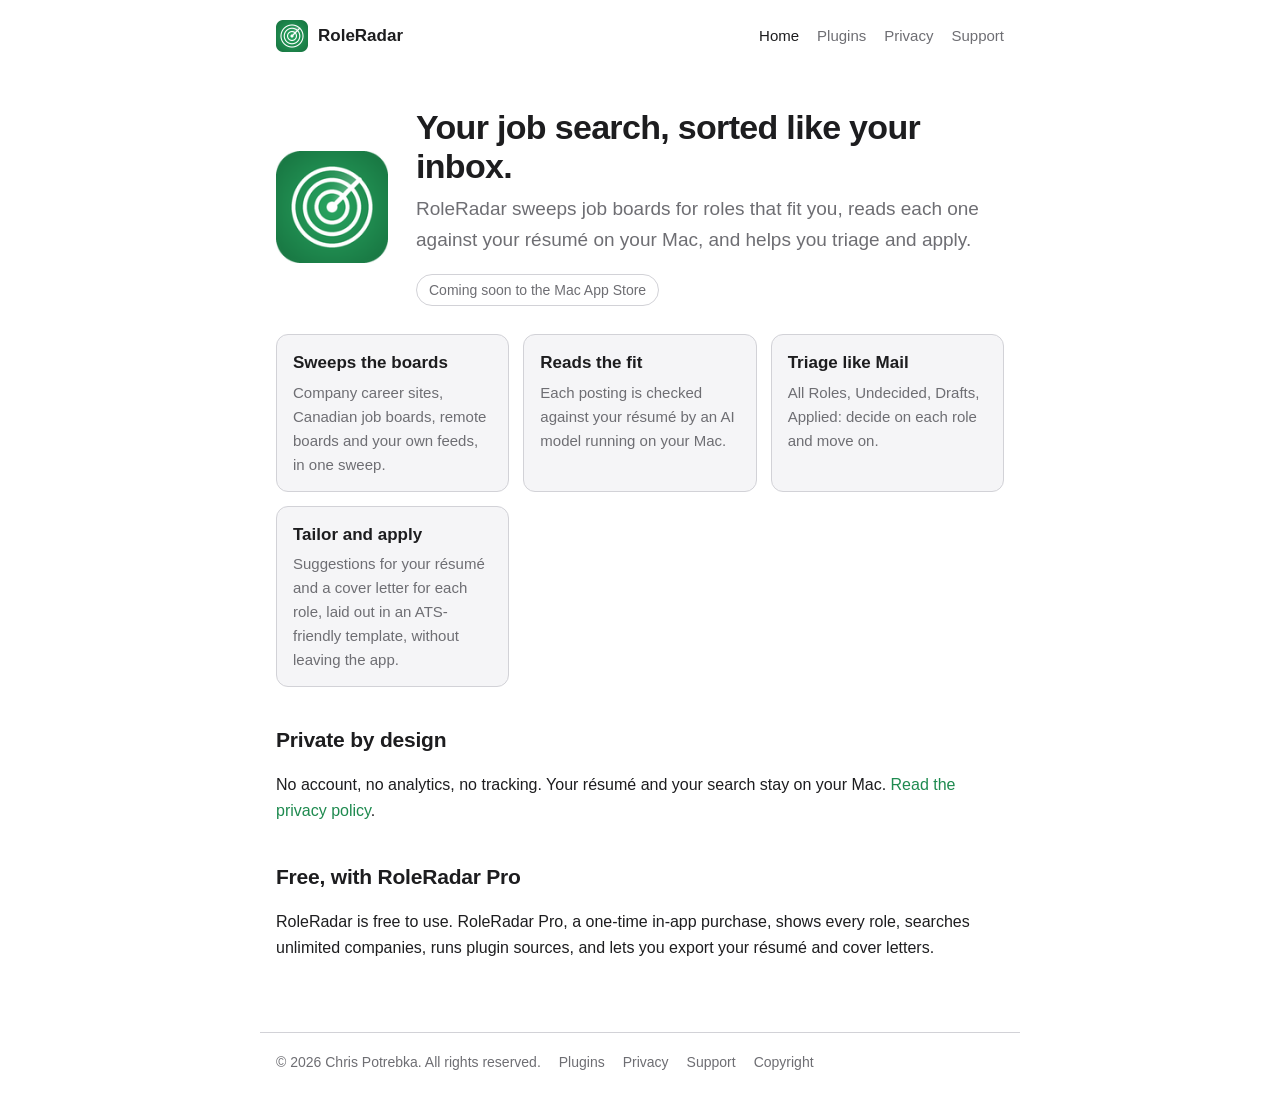
<file: index.html>
<!doctype html>
<html lang="en">
<head>
<meta charset="utf-8">
<meta name="viewport" content="width=device-width, initial-scale=1">
<title>RoleRadar · Job search for your Mac</title>
<meta name="description" content="RoleRadar sweeps job boards for roles that fit you, ranks them against your résumé on your Mac, and helps you triage and apply.">
<link rel="icon" href="icon.png">
<link rel="stylesheet" href="style.css">
</head>
<body>
<header class="site">
  <a class="brand" href="./"><img src="icon.png" alt="">RoleRadar</a>
  <nav><a href="./" aria-current="page">Home</a><a href="plugins.html">Plugins</a><a href="privacy.html">Privacy</a><a href="support.html">Support</a></nav>
</header>
<main>
<section class="hero">
  <img src="icon.png" alt="RoleRadar icon">
  <div>
    <h1>Your job search, sorted like your inbox.</h1>
    <p class="lede">RoleRadar sweeps job boards for roles that fit you, reads each one against your résumé on your Mac, and helps you
    triage and apply.</p>
    <span class="badge">Coming soon to the Mac App Store</span>
  </div>
</section>

<div class="features">
  <div><h3>Sweeps the boards</h3><p>Company career sites, Canadian job boards, remote boards and your own feeds, in one sweep.</p></div>
  <div><h3>Reads the fit</h3><p>Each posting is checked against your résumé by an AI model running on your Mac.</p></div>
  <div><h3>Triage like Mail</h3><p>All Roles, Undecided, Drafts, Applied: decide on each role and move on.</p></div>
  <div><h3>Tailor and apply</h3><p>Suggestions for your résumé and a cover letter for each role, laid out in an ATS-friendly template, without leaving the app.</p></div>
</div>

<h2>Private by design</h2>
<p>No account, no analytics, no tracking. Your résumé and your search stay on your Mac. <a href="privacy.html">Read the privacy policy</a>.</p>

<h2>Free, with RoleRadar Pro</h2>
<p>RoleRadar is free to use. RoleRadar Pro, a one-time in-app purchase, shows every role, searches unlimited companies, runs plugin
sources, and lets you export your résumé and cover letters.</p>
</main>
<footer class="site">
  <span>© 2026 Chris Potrebka. All rights reserved.</span><a href="plugins.html">Plugins</a><a href="privacy.html">Privacy</a><a href="support.html">Support</a><a href="copyright.html">Copyright</a>
</footer>
</body>
</html>
</file>
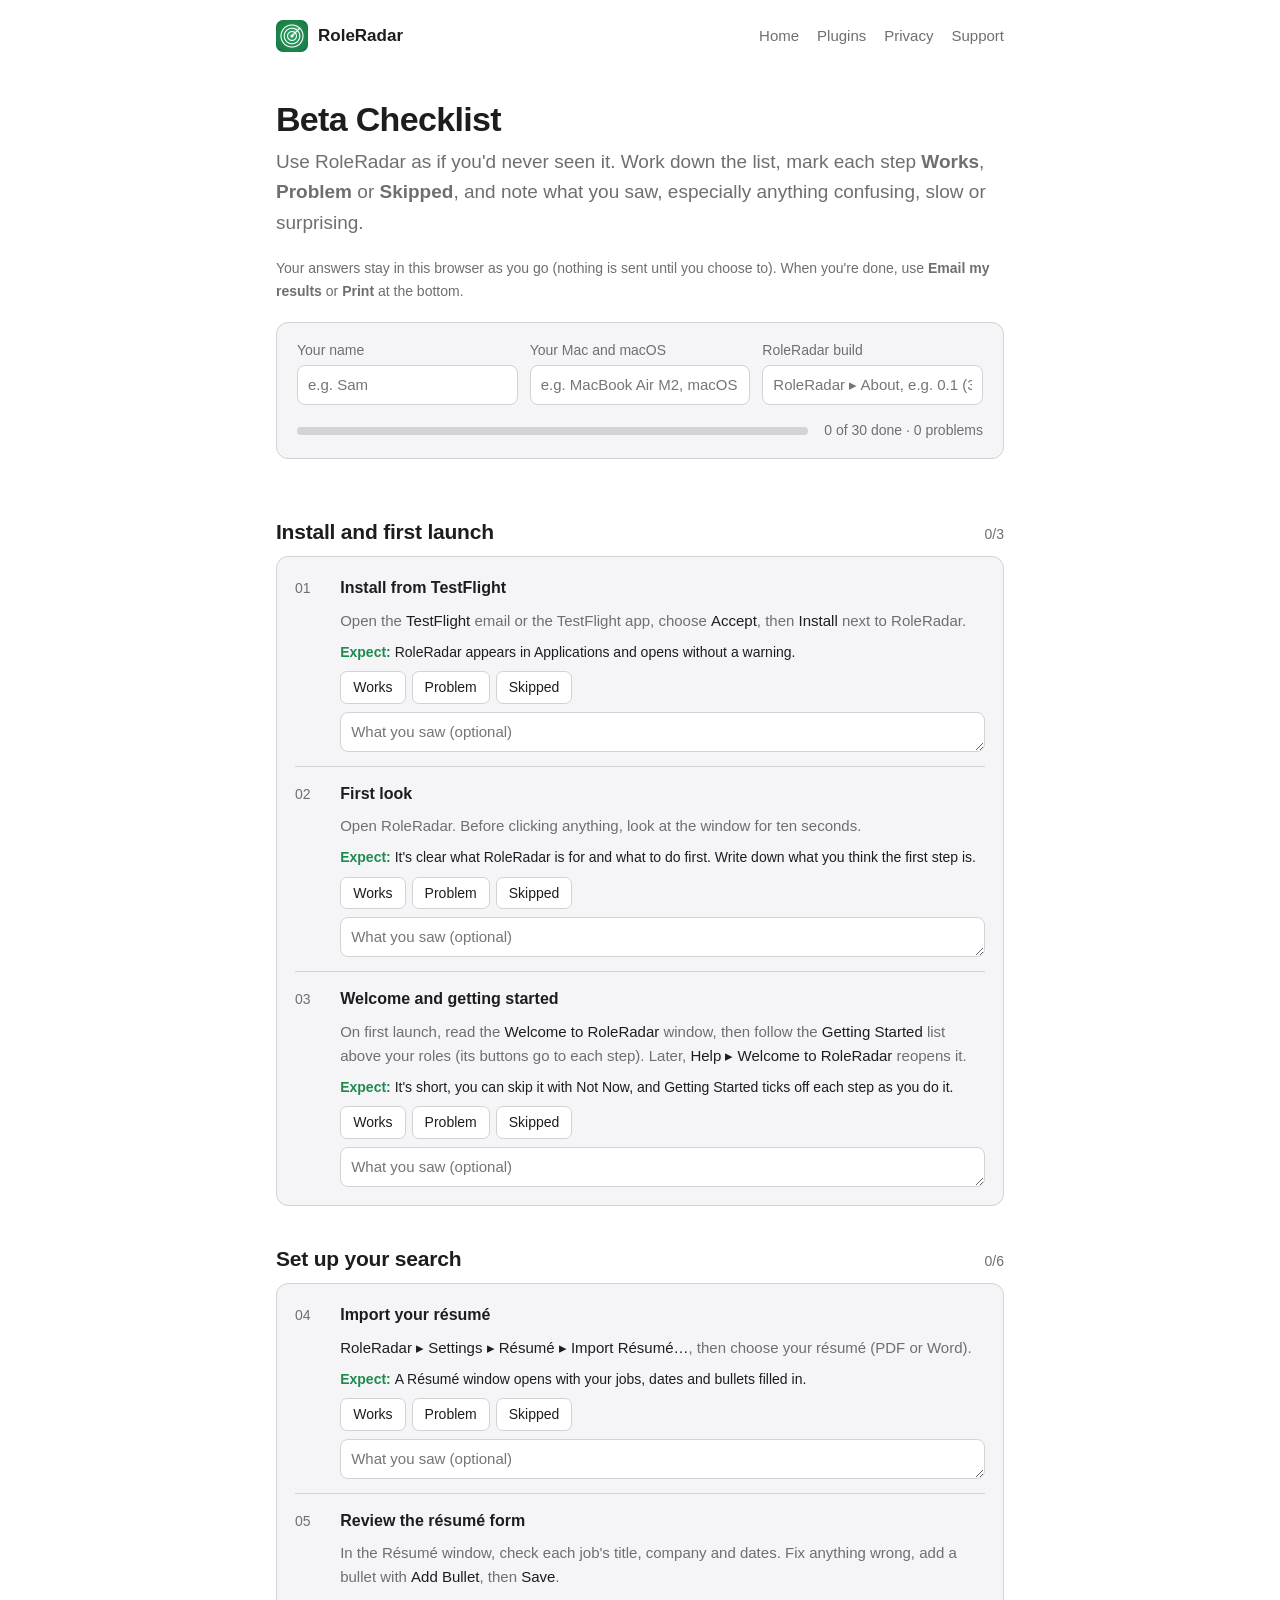
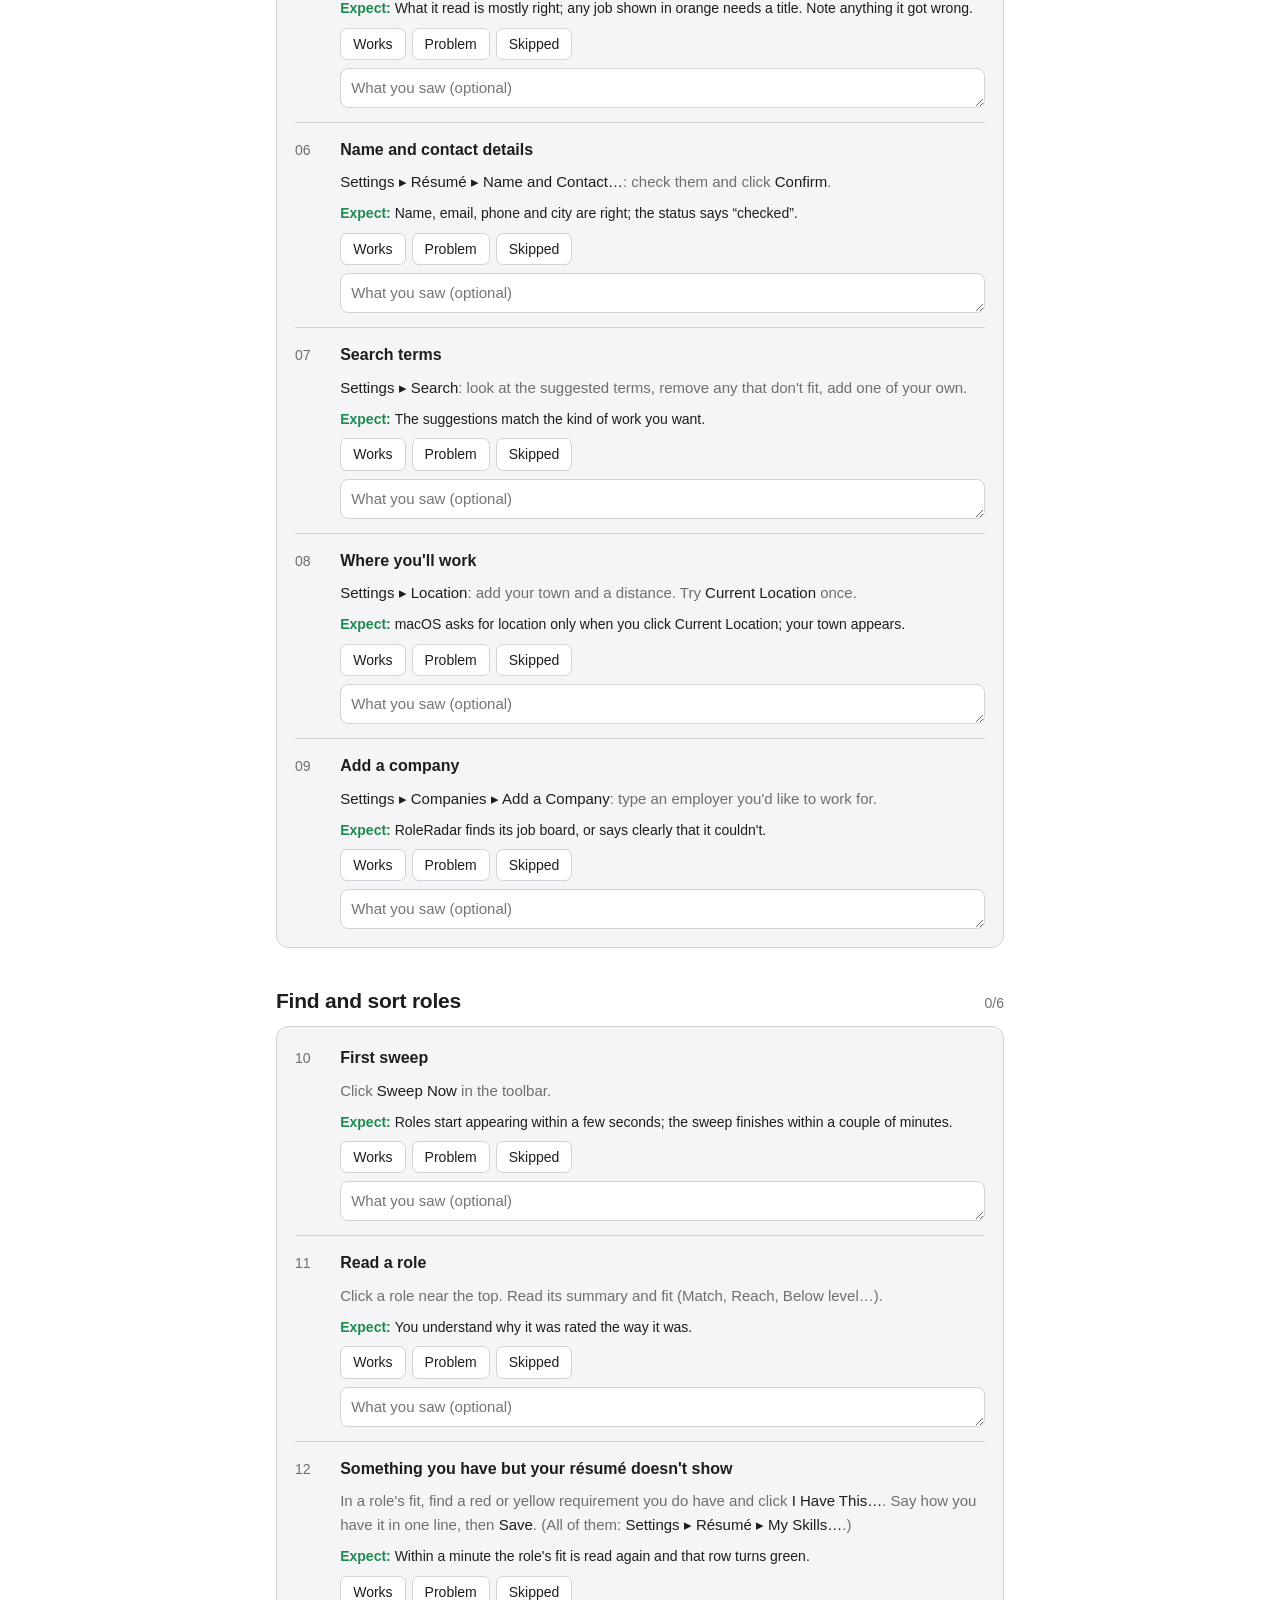
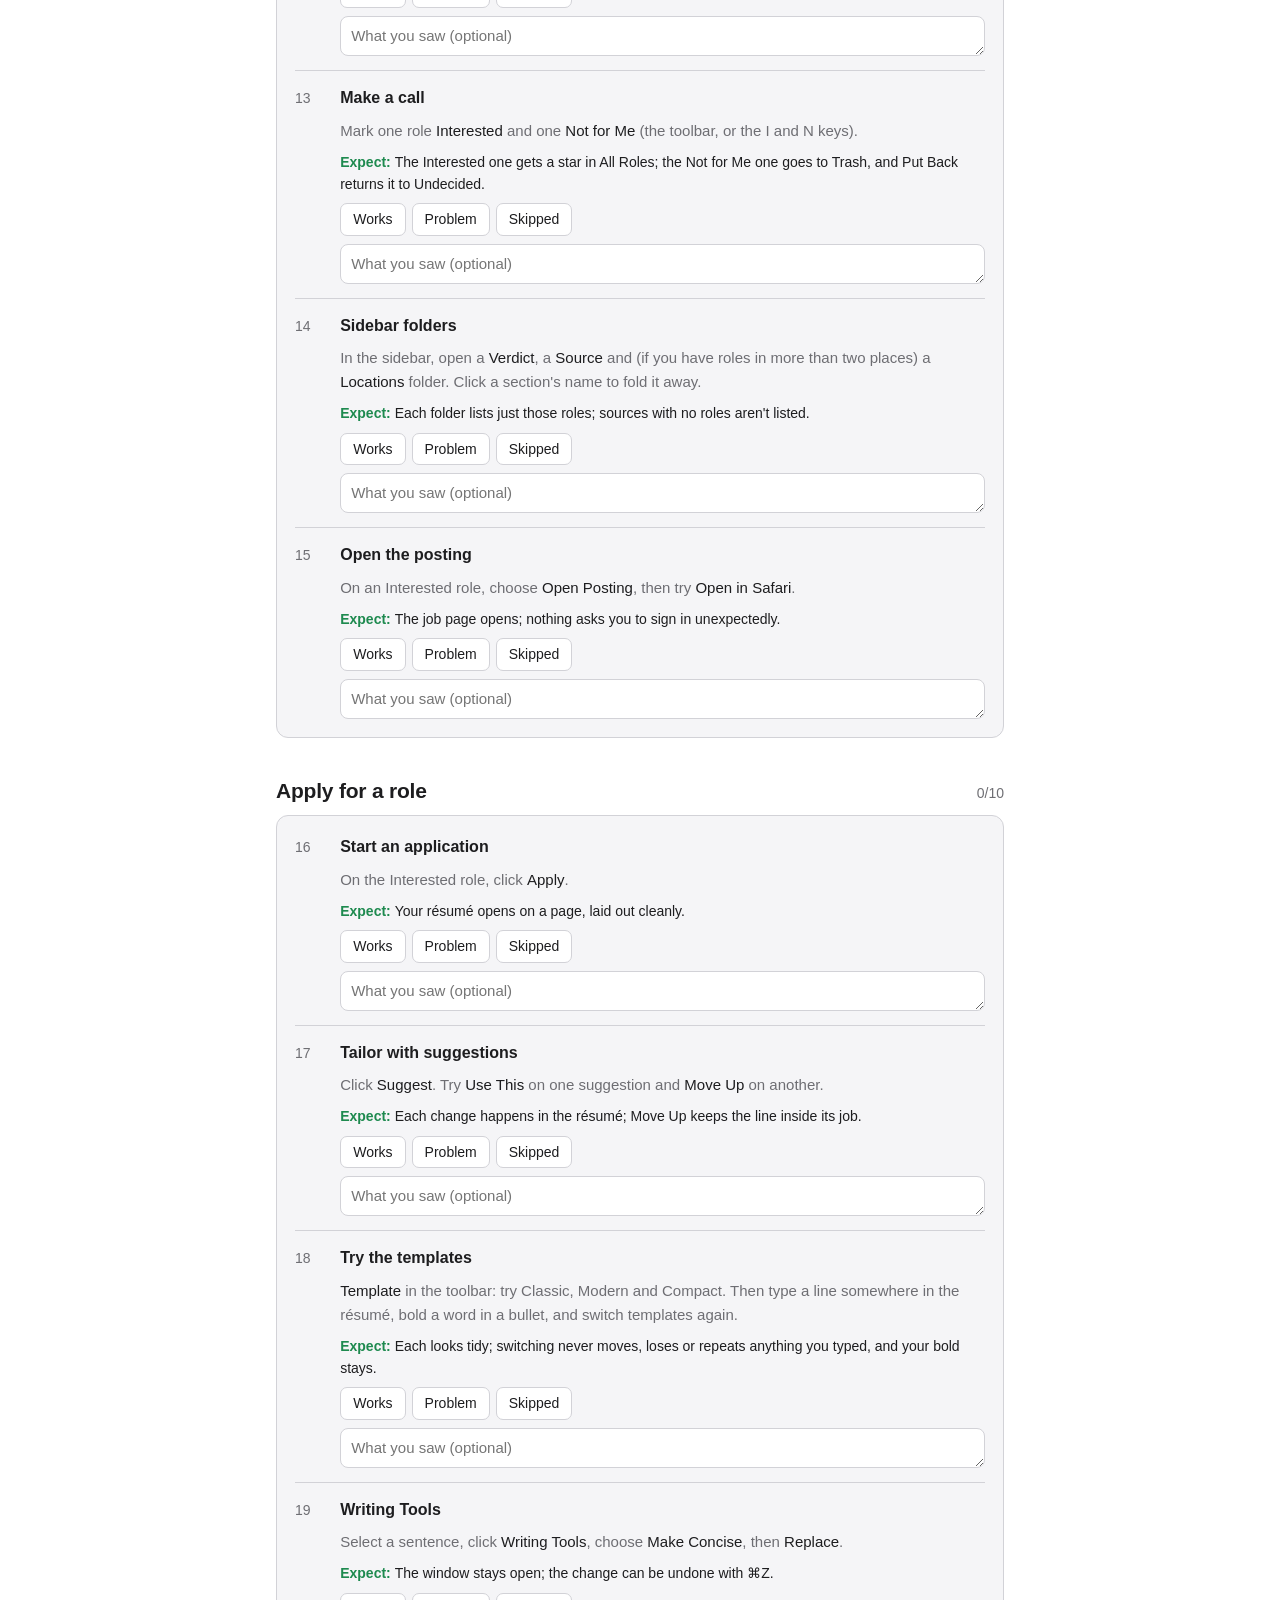
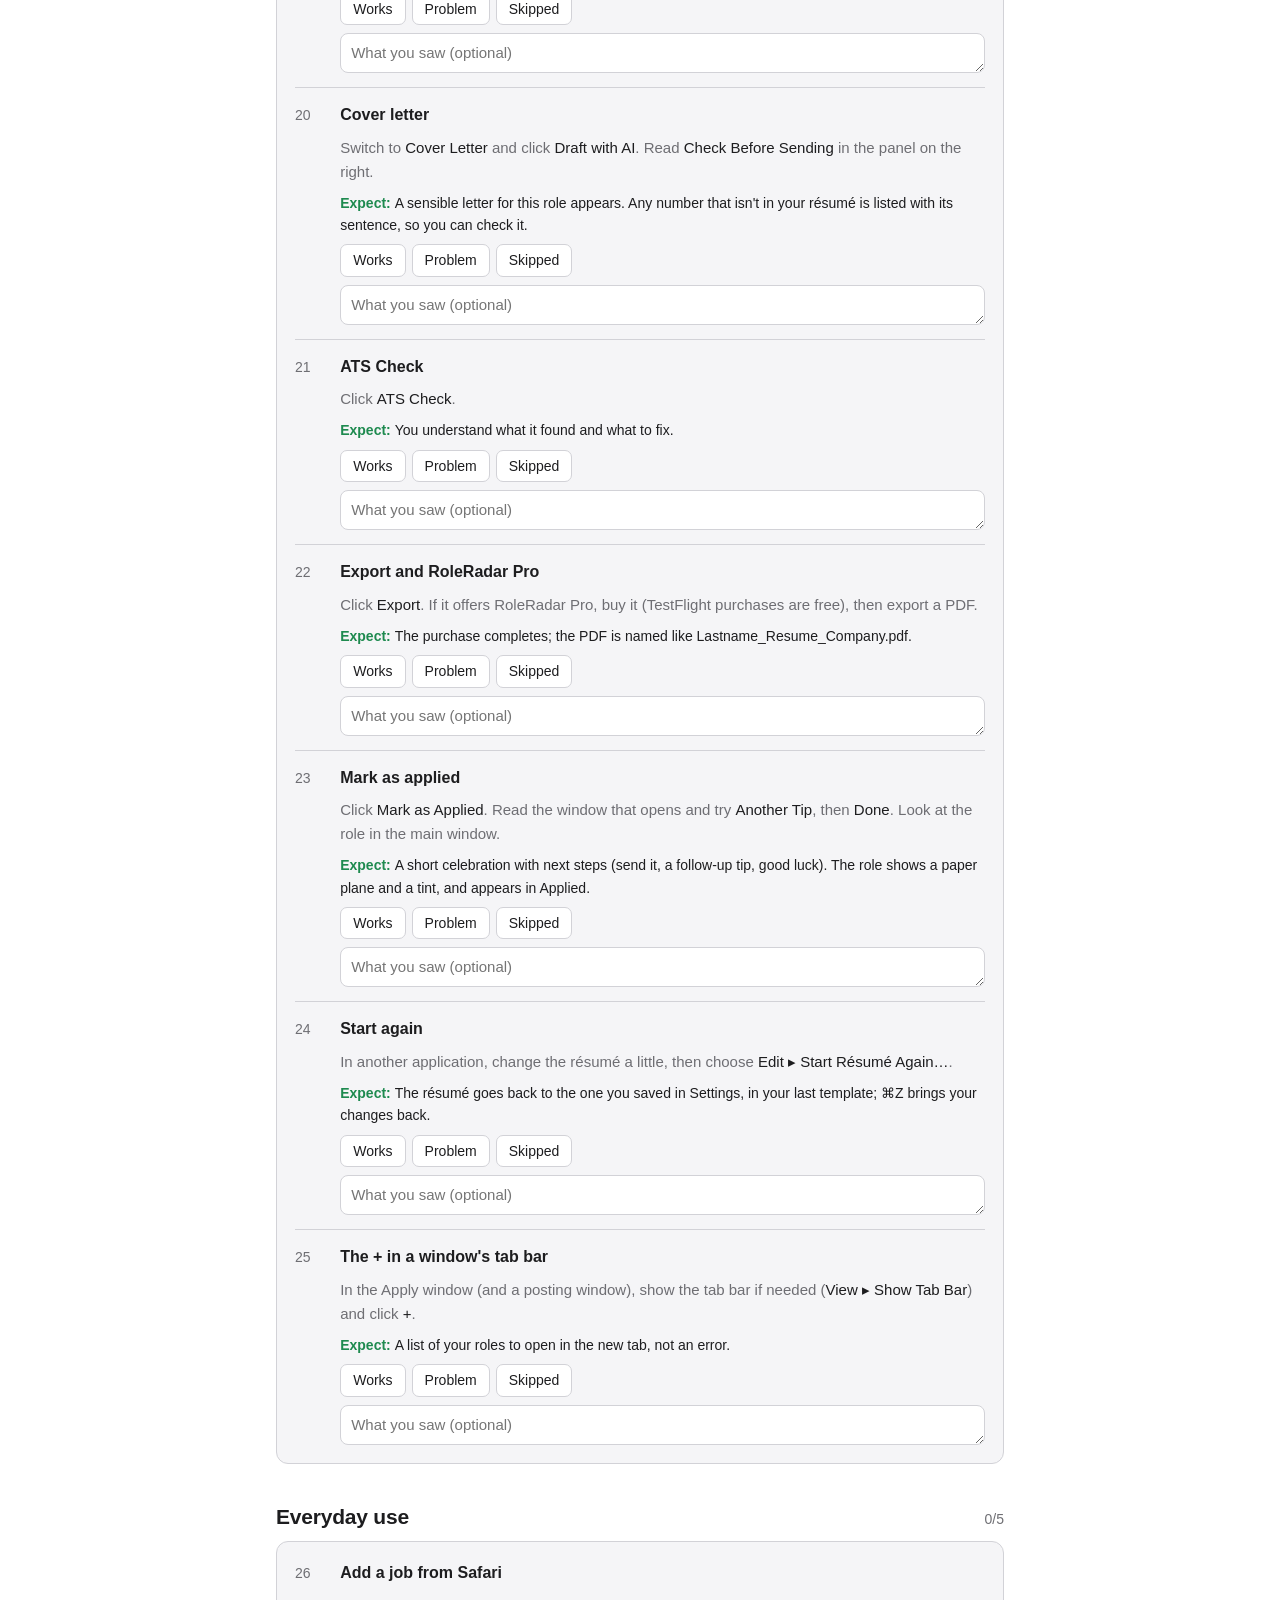
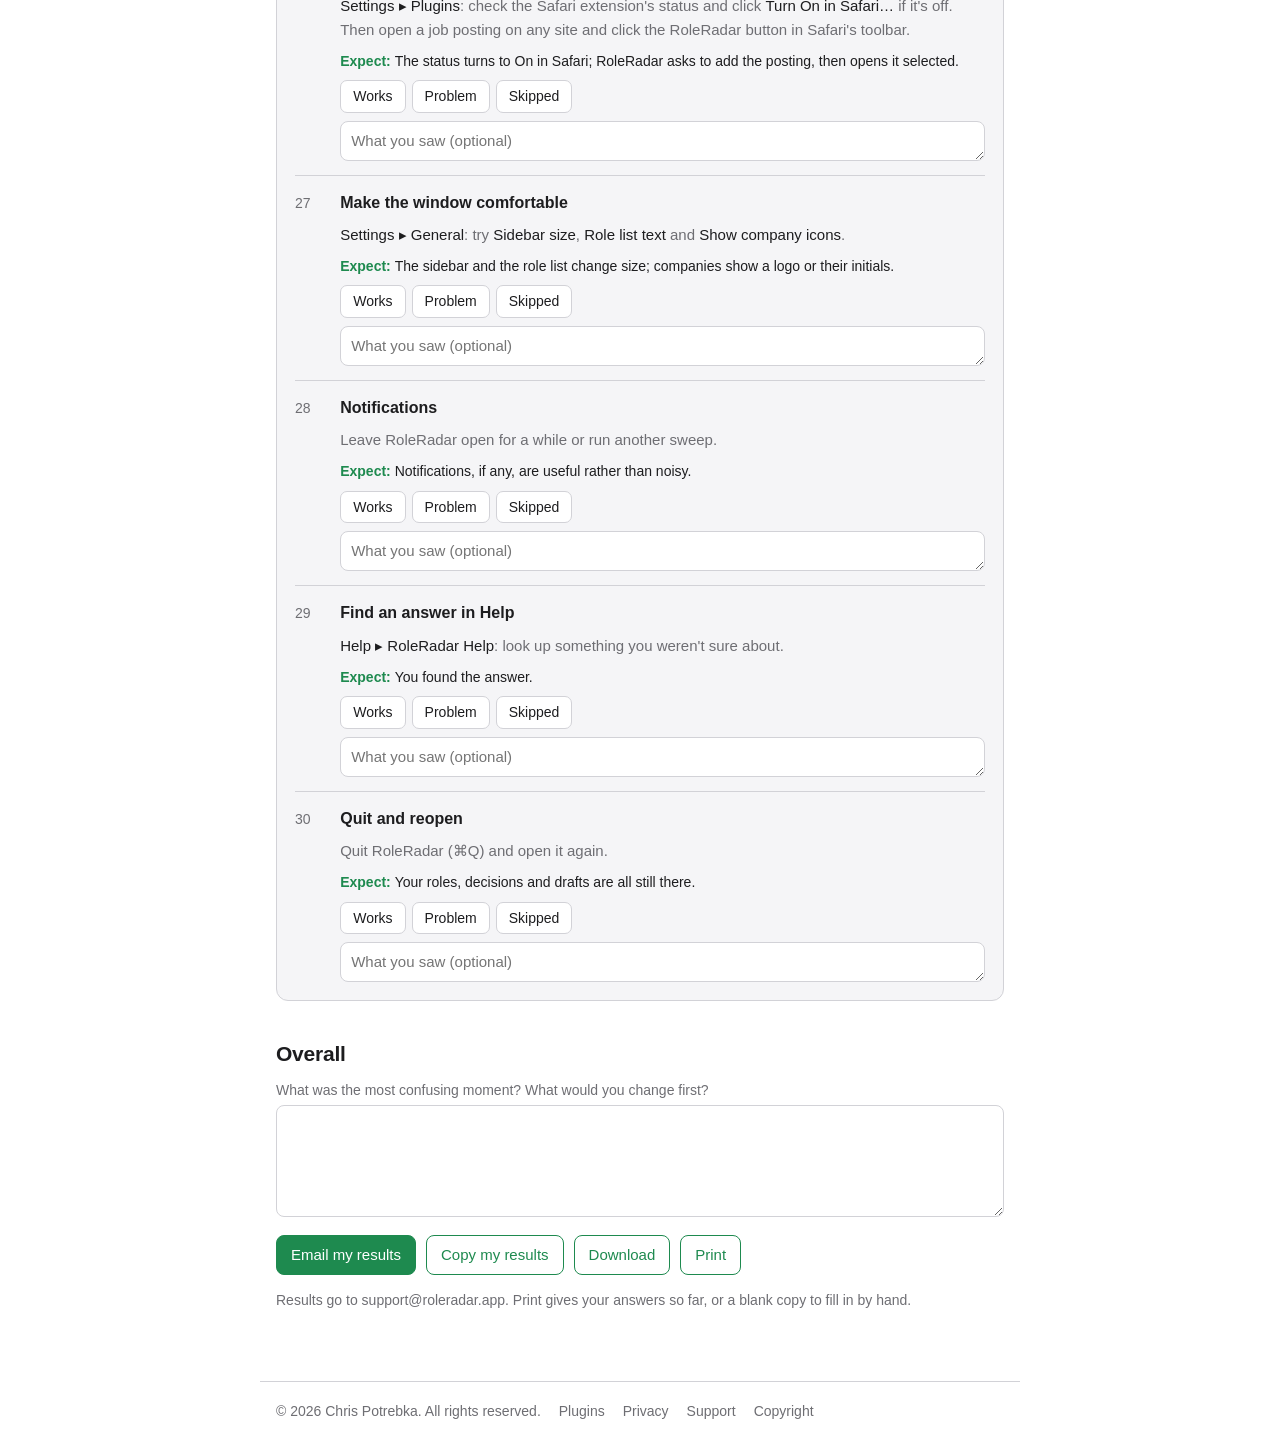
<file: checklist.html>
<!doctype html>
<html lang="en">
<head>
<meta charset="utf-8">
<meta name="viewport" content="width=device-width, initial-scale=1">
<title>Beta Checklist · RoleRadar</title>
<meta name="robots" content="noindex">
<meta name="description" content="What to try in RoleRadar's TestFlight beta, as someone using it for the first time.">
<link rel="icon" href="icon.png">
<link rel="stylesheet" href="style.css">
<style>
  :root { --pass: #237a4b; --problem: #b4441f; --skip: #7b7f86; }
  @media (prefers-color-scheme: dark) { :root { --pass: #5ccb8c; --problem: #f0875f; --skip: #a3a7ae; } }
  .tester { display: grid; gap: 12px; grid-template-columns: repeat(auto-fit, minmax(190px, 1fr)); }
  label.field { display: grid; gap: 4px; font-size: 14px; color: var(--muted); }
  input[type=text], textarea { font: inherit; font-size: 15px; color: var(--fg); background: var(--bg); border: 1px solid var(--line); border-radius: 8px; padding: 7px 10px; width: 100%; }
  textarea { resize: vertical; min-height: 38px; }
  :focus-visible { outline: 2px solid var(--accent); outline-offset: 1px; }
  .status { display: flex; flex-wrap: wrap; gap: 8px 16px; align-items: center; font-size: 14px; color: var(--muted); margin-top: 14px; }
  .meter { flex: 1 1 220px; height: 8px; background: var(--line); border-radius: 4px; overflow: hidden; display: flex; }
  .meter span { height: 100%; }
  .group-head { display: flex; align-items: baseline; gap: 10px; }
  .group-head .count { margin-left: auto; font-size: 14px; color: var(--muted); font-variant-numeric: tabular-nums; }
  .steps { background: var(--panel); border: 1px solid var(--line); border-radius: 12px; padding: 4px 18px; }
  .step { display: grid; grid-template-columns: 2.2rem 1fr; gap: 4px 10px; padding: 14px 0; border-top: 1px solid var(--line); }
  .step:first-child { border-top: 0; }
  .num { color: var(--muted); font-size: 14px; font-variant-numeric: tabular-nums; padding-top: 2px; }
  .body { min-width: 0; display: grid; gap: 8px; }
  .body h3 { margin: 0; font-size: 16px; }
  .how { margin: 0; font-size: 15px; color: var(--muted); }
  .how b { color: var(--fg); font-weight: 500; }
  .expect { margin: 0; font-size: 14px; }
  .expect::before { content: "Expect: "; font-weight: 600; color: var(--accent); }
  .choices { display: flex; flex-wrap: wrap; gap: 6px; }
  .choice { font: inherit; font-size: 14px; border: 1px solid var(--line); background: var(--bg); color: var(--fg); border-radius: 7px; padding: 4px 12px; cursor: pointer; }
  .choice[aria-pressed="true"][data-v="pass"] { background: var(--pass); border-color: var(--pass); color: #fff; }
  .choice[aria-pressed="true"][data-v="problem"] { background: var(--problem); border-color: var(--problem); color: #fff; }
  .choice[aria-pressed="true"][data-v="skip"] { background: var(--skip); border-color: var(--skip); color: #fff; }
  .send { display: flex; flex-wrap: wrap; gap: 10px; align-items: center; margin-top: 18px; }
  .btn { font: inherit; font-size: 15px; font-weight: 500; border-radius: 8px; padding: 7px 14px; cursor: pointer; border: 1px solid var(--accent); background: var(--accent); color: #fff; text-decoration: none; }
  .btn.secondary { background: transparent; color: var(--accent); }
  .btn:hover { text-decoration: none; }
  #sendNote { font-size: 14px; color: var(--muted); }
  @media (max-width: 480px) { .step { grid-template-columns: 1.6rem 1fr; } }
  .print-only { display: none; }

  /* Printing: black text on white, no backgrounds or coloured fills (saves toner), no site header,
     footer or buttons; each step shows tick boxes and its note (or lines to write on). */
  @media print {
    @page { margin: 14mm 14mm 16mm; }
    :root { --fg: #000; --muted: #333; --bg: #fff; --panel: #fff; --line: #999; --accent: #000; }
    html, body { background: #fff !important; color: #000 !important; }
    body { font-size: 10.5pt; line-height: 1.35; }
    header.site, footer.site, .send, .choices, .status, .meta, textarea, input, label.field { display: none !important; }
    main { max-width: none; padding: 0; }
    h1 { font-size: 18pt; margin: 0 0 4pt; }
    p.lede { font-size: 10.5pt; color: #000; margin-bottom: 8pt; }
    h2 { font-size: 12pt; margin: 12pt 0 4pt; break-after: avoid; }
    .group-head .count { color: #000; }
    .panel, .steps { background: none; border: 0; padding: 0; margin: 0; border-radius: 0; }
    .tester { display: block; }
    .step { padding: 6pt 0; border-top: 0.5pt solid #999; break-inside: avoid; grid-template-columns: 1.6rem 1fr; }
    .num, .how, .how b { color: #000; }
    .expect::before { color: #000; }
    .print-only { display: block; }
    .print-field { margin: 3pt 0; }
    .print-field b { font-weight: 600; }
    .ticks { display: flex; gap: 14pt; font-size: 10pt; }
    .ticks .on { font-weight: 700; }
    .note-print { white-space: pre-wrap; }
    .write-line { border-bottom: 0.5pt solid #999; height: 14pt; }
    a { color: #000; }
  }
</style>
</head>
<body>
<header class="site">
  <a class="brand" href="./"><img src="icon.png" alt="">RoleRadar</a>
  <nav><a href="./">Home</a><a href="plugins.html">Plugins</a><a href="privacy.html">Privacy</a><a href="support.html">Support</a></nav>
</header>
<main>
<h1>Beta Checklist</h1>
<p class="lede">Use RoleRadar as if you'd never seen it. Work down the list, mark each step <b>Works</b>, <b>Problem</b> or <b>Skipped</b>, and note what you saw, especially anything confusing, slow or surprising.</p>
<p class="meta">Your answers stay in this browser as you go (nothing is sent until you choose to). When you're done, use <b>Email my results</b> or <b>Print</b> at the bottom.</p>

<div class="panel">
  <div class="tester">
    <label class="field" for="tester">Your name <input id="tester" type="text" autocomplete="name" placeholder="e.g. Sam"></label>
    <label class="field" for="mac">Your Mac and macOS <input id="mac" type="text" placeholder="e.g. MacBook Air M2, macOS 27.2"></label>
    <label class="field" for="build">RoleRadar build <input id="build" type="text" placeholder="RoleRadar ▸ About, e.g. 0.1 (3)"></label>
  </div>
  <div class="print-only">
    <div class="print-field" id="print-tester"></div>
    <div class="print-field" id="print-mac"></div>
    <div class="print-field" id="print-build"></div>
  </div>
  <div class="status">
    <div class="meter" id="meter" role="img" aria-label="Progress"></div>
    <span id="progressText">0 done</span>
  </div>
</div>

<div id="groups"></div>

<h2>Overall</h2>
<div class="print-only print-field" id="print-overall"></div>
<label class="field" for="overall">What was the most confusing moment? What would you change first?
  <textarea id="overall" rows="4"></textarea>
</label>

<div class="send">
  <a class="btn" id="emailBtn" href="mailto:support@roleradar.app">Email my results</a>
  <button class="btn secondary" id="copyBtn" type="button">Copy my results</button>
  <button class="btn secondary" id="downloadBtn" type="button">Download</button>
  <button class="btn secondary" id="printBtn" type="button">Print</button>
  <span id="sendNote"></span>
</div>
<p class="meta">Results go to support@roleradar.app. Print gives your answers so far, or a blank copy to fill in by hand.</p>
</main>
<footer class="site">
  <span>© 2026 Chris Potrebka. All rights reserved.</span><a href="plugins.html">Plugins</a><a href="privacy.html">Privacy</a><a href="support.html">Support</a><a href="copyright.html">Copyright</a>
</footer>
<script>
const GROUPS = [
  { id: "install", title: "Install and first launch", steps: [
    { id: "tf-install", t: "Install from TestFlight", how: "Open the <b>TestFlight</b> email or the TestFlight app, choose <b>Accept</b>, then <b>Install</b> next to RoleRadar.", expect: "RoleRadar appears in Applications and opens without a warning." },
    { id: "first-look", t: "First look", how: "Open RoleRadar. Before clicking anything, look at the window for ten seconds.", expect: "It's clear what RoleRadar is for and what to do first. Write down what you think the first step is." },
    { id: "welcome", t: "Welcome and getting started", how: "On first launch, read the <b>Welcome to RoleRadar</b> window, then follow the <b>Getting Started</b> list above your roles (its buttons go to each step). Later, <b>Help ▸ Welcome to RoleRadar</b> reopens it.", expect: "It's short, you can skip it with Not Now, and Getting Started ticks off each step as you do it." },
  ]},
  { id: "setup", title: "Set up your search", steps: [
    { id: "import", t: "Import your résumé", how: "<b>RoleRadar ▸ Settings ▸ Résumé ▸ Import Résumé…</b>, then choose your résumé (PDF or Word).", expect: "A Résumé window opens with your jobs, dates and bullets filled in." },
    { id: "review", t: "Review the résumé form", how: "In the Résumé window, check each job's title, company and dates. Fix anything wrong, add a bullet with <b>Add Bullet</b>, then <b>Save</b>.", expect: "What it read is mostly right; any job shown in orange needs a title. Note anything it got wrong." },
    { id: "contact", t: "Name and contact details", how: "<b>Settings ▸ Résumé ▸ Name and Contact…</b>: check them and click <b>Confirm</b>.", expect: "Name, email, phone and city are right; the status says “checked”." },
    { id: "terms", t: "Search terms", how: "<b>Settings ▸ Search</b>: look at the suggested terms, remove any that don't fit, add one of your own.", expect: "The suggestions match the kind of work you want." },
    { id: "places", t: "Where you'll work", how: "<b>Settings ▸ Location</b>: add your town and a distance. Try <b>Current Location</b> once.", expect: "macOS asks for location only when you click Current Location; your town appears." },
    { id: "company", t: "Add a company", how: "<b>Settings ▸ Companies ▸ Add a Company</b>: type an employer you'd like to work for.", expect: "RoleRadar finds its job board, or says clearly that it couldn't." },
  ]},
  { id: "sweep", title: "Find and sort roles", steps: [
    { id: "sweep-now", t: "First sweep", how: "Click <b>Sweep Now</b> in the toolbar.", expect: "Roles start appearing within a few seconds; the sweep finishes within a couple of minutes." },
    { id: "fit", t: "Read a role", how: "Click a role near the top. Read its summary and fit (Match, Reach, Below level…).", expect: "You understand why it was rated the way it was." },
    { id: "my-skills", t: "Something you have but your résumé doesn't show", how: "In a role's fit, find a red or yellow requirement you do have and click <b>I Have This…</b>. Say how you have it in one line, then <b>Save</b>. (All of them: <b>Settings ▸ Résumé ▸ My Skills…</b>.)", expect: "Within a minute the role's fit is read again and that row turns green." },
    { id: "triage", t: "Make a call", how: "Mark one role <b>Interested</b> and one <b>Not for Me</b> (the toolbar, or the I and N keys).", expect: "The Interested one gets a star in All Roles; the Not for Me one goes to Trash, and Put Back returns it to Undecided." },
    { id: "folders", t: "Sidebar folders", how: "In the sidebar, open a <b>Verdict</b>, a <b>Source</b> and (if you have roles in more than two places) a <b>Locations</b> folder. Click a section's name to fold it away.", expect: "Each folder lists just those roles; sources with no roles aren't listed." },
    { id: "posting", t: "Open the posting", how: "On an Interested role, choose <b>Open Posting</b>, then try <b>Open in Safari</b>.", expect: "The job page opens; nothing asks you to sign in unexpectedly." },
  ]},
  { id: "apply", title: "Apply for a role", steps: [
    { id: "apply-open", t: "Start an application", how: "On the Interested role, click <b>Apply</b>.", expect: "Your résumé opens on a page, laid out cleanly." },
    { id: "suggest", t: "Tailor with suggestions", how: "Click <b>Suggest</b>. Try <b>Use This</b> on one suggestion and <b>Move Up</b> on another.", expect: "Each change happens in the résumé; Move Up keeps the line inside its job." },
    { id: "template", t: "Try the templates", how: "<b>Template</b> in the toolbar: try Classic, Modern and Compact. Then type a line somewhere in the résumé, bold a word in a bullet, and switch templates again.", expect: "Each looks tidy; switching never moves, loses or repeats anything you typed, and your bold stays." },
    { id: "writing-tools", t: "Writing Tools", how: "Select a sentence, click <b>Writing Tools</b>, choose <b>Make Concise</b>, then <b>Replace</b>.", expect: "The window stays open; the change can be undone with ⌘Z." },
    { id: "letter", t: "Cover letter", how: "Switch to <b>Cover Letter</b> and click <b>Draft with AI</b>. Read <b>Check Before Sending</b> in the panel on the right.", expect: "A sensible letter for this role appears. Any number that isn't in your résumé is listed with its sentence, so you can check it." },
    { id: "ats", t: "ATS Check", how: "Click <b>ATS Check</b>.", expect: "You understand what it found and what to fix." },
    { id: "pro", t: "Export and RoleRadar Pro", how: "Click <b>Export</b>. If it offers RoleRadar Pro, buy it (TestFlight purchases are free), then export a PDF.", expect: "The purchase completes; the PDF is named like Lastname_Resume_Company.pdf." },
    { id: "applied", t: "Mark as applied", how: "Click <b>Mark as Applied</b>. Read the window that opens and try <b>Another Tip</b>, then <b>Done</b>. Look at the role in the main window.", expect: "A short celebration with next steps (send it, a follow-up tip, good luck). The role shows a paper plane and a tint, and appears in Applied." },
    { id: "start-again", t: "Start again", how: "In another application, change the résumé a little, then choose <b>Edit ▸ Start Résumé Again…</b>.", expect: "The résumé goes back to the one you saved in Settings, in your last template; ⌘Z brings your changes back." },
    { id: "plus-tab", t: "The + in a window's tab bar", how: "In the Apply window (and a posting window), show the tab bar if needed (<b>View ▸ Show Tab Bar</b>) and click <b>+</b>.", expect: "A list of your roles to open in the new tab, not an error." },
  ]},
  { id: "everyday", title: "Everyday use", steps: [
    { id: "safari", t: "Add a job from Safari", how: "<b>Settings ▸ Plugins</b>: check the Safari extension's status and click <b>Turn On in Safari…</b> if it's off. Then open a job posting on any site and click the RoleRadar button in Safari's toolbar.", expect: "The status turns to On in Safari; RoleRadar asks to add the posting, then opens it selected." },
    { id: "appearance", t: "Make the window comfortable", how: "<b>Settings ▸ General</b>: try <b>Sidebar size</b>, <b>Role list text</b> and <b>Show company icons</b>.", expect: "The sidebar and the role list change size; companies show a logo or their initials." },
    { id: "notify", t: "Notifications", how: "Leave RoleRadar open for a while or run another sweep.", expect: "Notifications, if any, are useful rather than noisy." },
    { id: "help", t: "Find an answer in Help", how: "<b>Help ▸ RoleRadar Help</b>: look up something you weren't sure about.", expect: "You found the answer." },
    { id: "relaunch", t: "Quit and reopen", how: "Quit RoleRadar (⌘Q) and open it again.", expect: "Your roles, decisions and drafts are all still there." },
  ]},
];
const ALL = GROUPS.flatMap(g => g.steps);
const LABELS = { pass: "Works", problem: "Problem", skip: "Skipped" };
const KEY = "roleradar-beta-checklist";
let state = { tester: "", mac: "", build: "", overall: "", items: {} };
try { const s = JSON.parse(localStorage.getItem(KEY) || "null"); if (s) state = Object.assign(state, s); } catch {}
function keep() { try { localStorage.setItem(KEY, JSON.stringify(state)); } catch {} }

function el(tag, attrs = {}, text) {
  const e = document.createElement(tag);
  for (const [k, v] of Object.entries(attrs)) e.setAttribute(k, v);
  if (text != null) e.textContent = text;
  return e;
}

function render() {
  const root = document.getElementById("groups");
  root.textContent = "";
  let n = 0;
  for (const g of GROUPS) {
    const head = el("div", { class: "group-head" });
    head.append(el("h2", {}, g.title));
    head.append(el("span", { class: "count" }, `${g.steps.filter(s => state.items[s.id]?.status).length}/${g.steps.length}`));
    root.append(head);
    const box = el("div", { class: "steps" });
    for (const s of g.steps) {
      n += 1;
      const step = el("div", { class: "step" });
      step.append(el("div", { class: "num" }, String(n).padStart(2, "0")));
      const body = el("div", { class: "body" });
      body.append(el("h3", {}, s.t));
      const how = el("p", { class: "how" }); how.innerHTML = s.how; body.append(how);  // fixed copy from this page
      body.append(el("p", { class: "expect" }, s.expect));
      const choices = el("div", { class: "choices", role: "group", "aria-label": s.t + " result" });
      for (const v of ["pass", "problem", "skip"]) {
        const b = el("button", { class: "choice", type: "button", "data-v": v, "aria-pressed": String(state.items[s.id]?.status === v) }, LABELS[v]);
        b.addEventListener("click", () => {
          const cur = state.items[s.id] || {};
          cur.status = cur.status === v ? "" : v;
          state.items[s.id] = cur; keep(); render();
        });
        choices.append(b);
      }
      body.append(choices);
      const ta = el("textarea", { id: "note-" + s.id, rows: "1", placeholder: "What you saw (optional)", "aria-label": s.t + " notes" });
      ta.value = state.items[s.id]?.note || "";
      ta.addEventListener("input", () => { state.items[s.id] = Object.assign(state.items[s.id] || {}, { note: ta.value }); keep(); updateLinks(); });
      body.append(ta);
      // Printed: tick boxes (the chosen one filled) and the note, or lines to write on.
      const ticks = el("div", { class: "ticks print-only" });
      for (const v of ["pass", "problem", "skip"]) {
        const on = state.items[s.id]?.status === v;
        ticks.append(el("span", { class: on ? "on" : "" }, (on ? "☒ " : "☐ ") + LABELS[v]));
      }
      body.append(ticks);
      const note = state.items[s.id]?.note || "";
      if (note) body.append(el("div", { class: "note-print print-only" }, "Notes: " + note));
      else { body.append(el("div", { class: "write-line print-only" })); }
      step.append(body); box.append(step);
    }
    root.append(box);
  }
  progress();
}

function progress() {
  const c = { pass: 0, problem: 0, skip: 0 };
  for (const s of ALL) { const v = state.items[s.id]?.status; if (v) c[v]++; }
  const done = c.pass + c.problem + c.skip;
  document.getElementById("progressText").textContent = `${done} of ${ALL.length} done · ${c.problem} problem${c.problem === 1 ? "" : "s"}`;
  const m = document.getElementById("meter"); m.textContent = "";
  for (const [v, color] of [["pass", "var(--pass)"], ["problem", "var(--problem)"], ["skip", "var(--skip)"]]) {
    const sp = el("span"); sp.style.width = (c[v] / ALL.length * 100) + "%"; sp.style.background = color; m.append(sp);
  }
  m.setAttribute("aria-label", `${done} of ${ALL.length} steps done, ${c.problem} problems`);
  if (typeof updateLinks === "function") updateLinks();
}


for (const k of ["tester", "mac", "build", "overall"]) {
  const f = document.getElementById(k);
  f.value = state[k] || "";
  f.addEventListener("input", () => { state[k] = f.value; keep(); updateLinks(); });
}
function summary() {
  const lines = [`RoleRadar beta: ${state.tester || "tester"} · ${state.mac || "Mac?"} · build ${state.build || "?"}`];
  for (const g of GROUPS) {
    lines.push("", g.title.toUpperCase());
    for (const s of g.steps) {
      const it = state.items[s.id] || {};
      lines.push(`- ${s.t}: ${it.status ? LABELS[it.status] : "not done"}${it.note ? " — " + it.note : ""}`);
    }
  }
  if (state.overall) lines.push("", "OVERALL", state.overall);
  return lines.join("\n");
}
function updateLinks() {
  const subject = `RoleRadar beta results${state.tester ? " — " + state.tester : ""}`;
  document.getElementById("emailBtn").href = "mailto:support@roleradar.app?subject=" + encodeURIComponent(subject) + "&body=" + encodeURIComponent(summary());
}
document.getElementById("copyBtn").addEventListener("click", async () => {
  const note = document.getElementById("sendNote");
  try { await navigator.clipboard.writeText(summary()); note.textContent = "Copied."; }
  catch { note.textContent = "Couldn't copy; use Download instead."; }
});
document.getElementById("downloadBtn").addEventListener("click", () => {
  const blob = new Blob([summary()], { type: "text/plain" });
  const a = el("a", { href: URL.createObjectURL(blob), download: `RoleRadar-beta-${(state.tester || "results").replace(/[^A-Za-z0-9-]+/g, "-")}.txt` });
  document.body.append(a); a.click(); a.remove();
});
document.getElementById("printBtn").addEventListener("click", () => { render(); printFields(); window.print(); });

/* The tester's details and overall answer as plain text for printing (inputs don't print well). */
function printFields() {
  for (const k of ["tester", "mac", "build", "overall"]) {
    let p = document.getElementById("print-" + k);
    if (!p) continue;
    p.textContent = "";
    const labels = { tester: "Name", mac: "Mac and macOS", build: "RoleRadar build", overall: "Most confusing moment / what to change first" };
    p.append(el("b", {}, labels[k] + ": "));
    if (state[k]) p.append(document.createTextNode(state[k]));
    else if (k === "overall") { for (let i = 0; i < 4; i++) p.append(el("div", { class: "write-line" })); }
    else p.append(document.createTextNode("______________________________"));
  }
}
window.addEventListener("beforeprint", () => { render(); printFields(); });
render(); updateLinks();
</script>
</body>
</html>
</file>
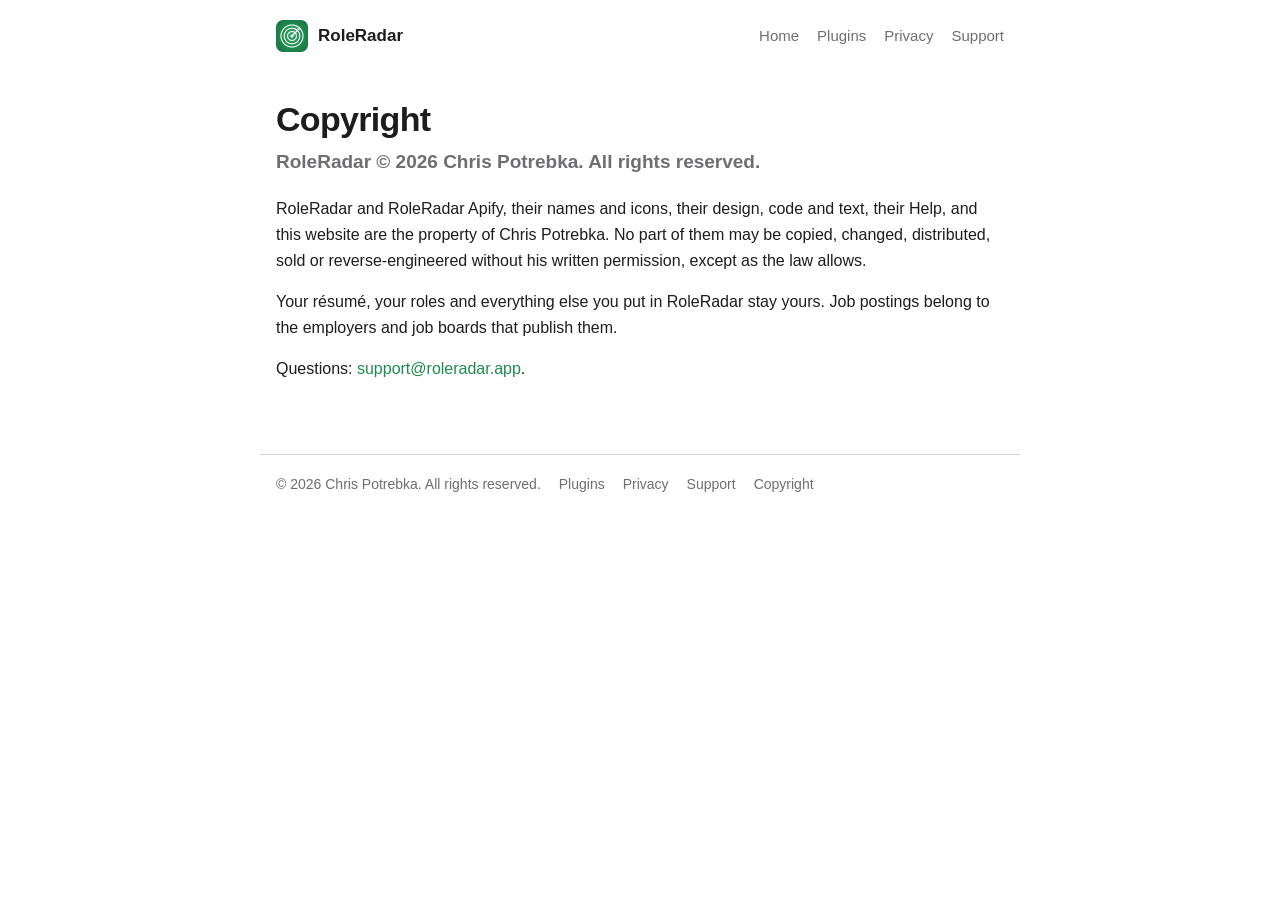
<file: copyright.html>
<!doctype html>
<html lang="en">
<head>
<meta charset="utf-8">
<meta name="viewport" content="width=device-width, initial-scale=1">
<title>Copyright · RoleRadar</title>
<meta name="description" content="RoleRadar is © 2026 Chris Potrebka. All rights reserved.">
<link rel="icon" href="icon.png">
<link rel="stylesheet" href="style.css">
</head>
<body>
<header class="site">
  <a class="brand" href="./"><img src="icon.png" alt="">RoleRadar</a>
  <nav><a href="./">Home</a><a href="plugins.html">Plugins</a><a href="privacy.html">Privacy</a><a href="support.html">Support</a></nav>
</header>
<main>
<h1>Copyright</h1>
<p class="lede"><b>RoleRadar © 2026 Chris Potrebka. All rights reserved.</b></p>
<p>RoleRadar and RoleRadar Apify, their names and icons, their design, code and text, their Help, and this website are the
property of Chris Potrebka. No part of them may be copied, changed, distributed, sold or reverse-engineered without his written
permission, except as the law allows.</p>
<p>Your résumé, your roles and everything else you put in RoleRadar stay yours. Job postings belong to the employers and job
boards that publish them.</p>
<p>Questions: <a href="mailto:support@roleradar.app">support@roleradar.app</a>.</p>
</main>
<footer class="site">
  <span>© 2026 Chris Potrebka. All rights reserved.</span><a href="plugins.html">Plugins</a><a href="privacy.html">Privacy</a><a href="support.html">Support</a><a href="copyright.html" aria-current="page">Copyright</a>
</footer>
</body>
</html>
</file>
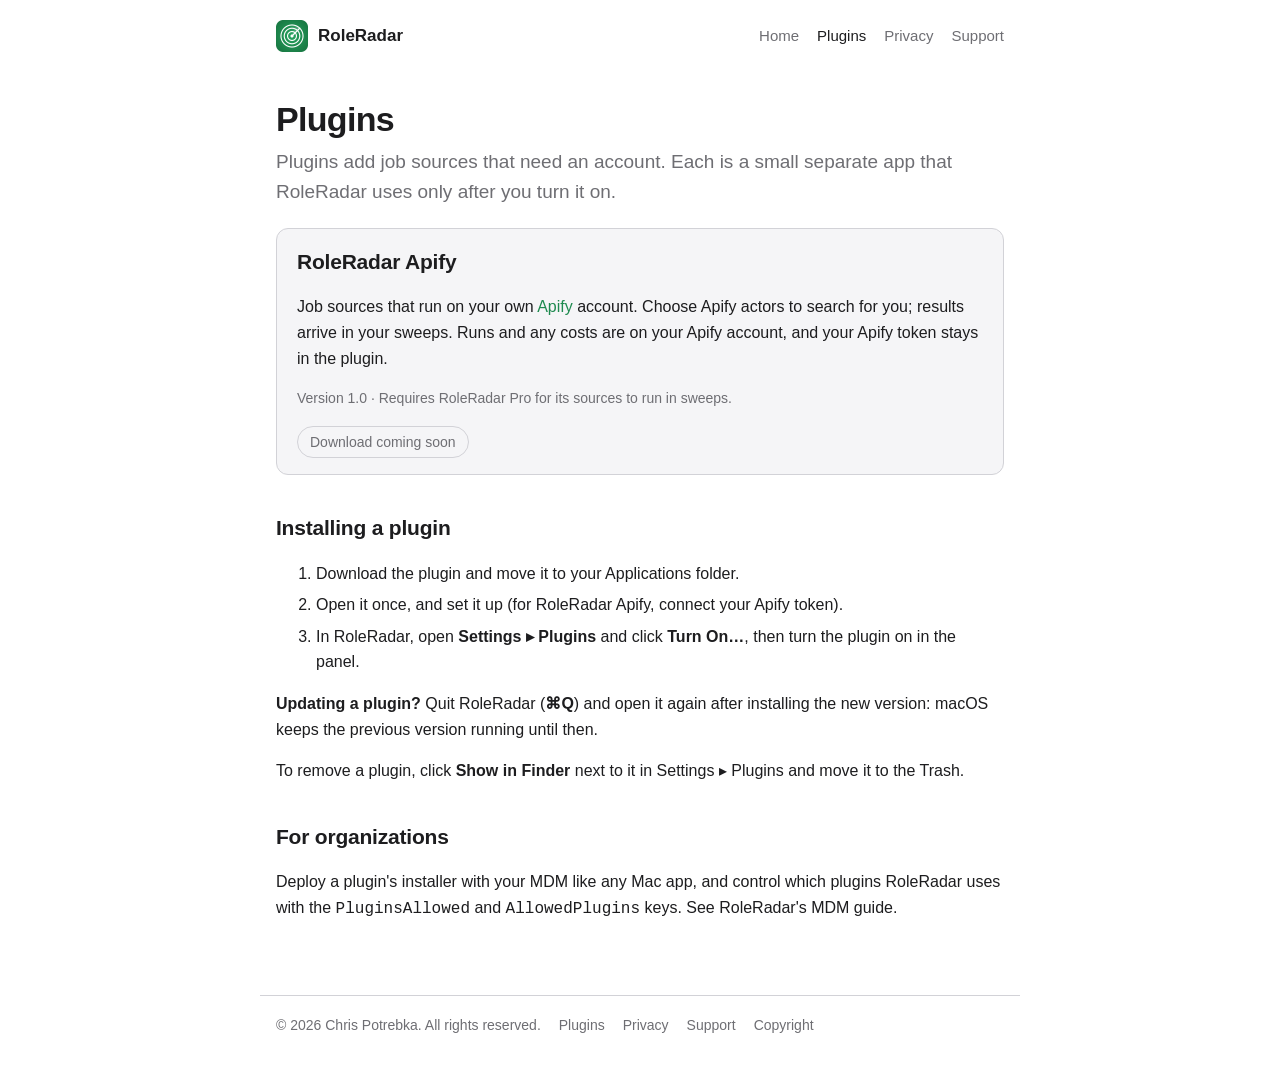
<file: plugins.html>
<!doctype html>
<html lang="en">
<head>
<meta charset="utf-8">
<meta name="viewport" content="width=device-width, initial-scale=1">
<title>Plugins · RoleRadar</title>
<meta name="description" content="Plugins that add job sources to RoleRadar.">
<link rel="icon" href="icon.png">
<link rel="stylesheet" href="style.css">
</head>
<body>
<header class="site">
  <a class="brand" href="./"><img src="icon.png" alt="">RoleRadar</a>
  <nav><a href="./">Home</a><a href="plugins.html" aria-current="page">Plugins</a><a href="privacy.html">Privacy</a><a href="support.html">Support</a></nav>
</header>
<main>
<h1>Plugins</h1>
<p class="lede">Plugins add job sources that need an account. Each is a small separate app that RoleRadar uses only after you turn it on.</p>

<div class="panel" id="apify">
<h2 style="margin-top:0">RoleRadar Apify</h2>
<p>Job sources that run on your own <a href="https://apify.com">Apify</a> account. Choose Apify actors to search for you; results arrive
in your sweeps. Runs and any costs are on your Apify account, and your Apify token stays in the plugin.</p>
<p class="meta">Version 1.0 · Requires RoleRadar Pro for its sources to run in sweeps.</p>
<p><span class="badge">Download coming soon</span></p>
</div>

<h2>Installing a plugin</h2>
<ol>
<li>Download the plugin and move it to your Applications folder.</li>
<li>Open it once, and set it up (for RoleRadar Apify, connect your Apify token).</li>
<li>In RoleRadar, open <b>Settings ▸ Plugins</b> and click <b>Turn On…</b>, then turn the plugin on in the panel.</li>
</ol>
<p><b>Updating a plugin?</b> Quit RoleRadar (<b>⌘Q</b>) and open it again after installing the new version: macOS keeps the previous version running until then.</p>
<p>To remove a plugin, click <b>Show in Finder</b> next to it in Settings ▸ Plugins and move it to the Trash.</p>

<h2>For organizations</h2>
<p>Deploy a plugin's installer with your MDM like any Mac app, and control which plugins RoleRadar uses with the <code>PluginsAllowed</code>
and <code>AllowedPlugins</code> keys. See RoleRadar's MDM guide.</p>
</main>
<footer class="site">
  <span>© 2026 Chris Potrebka. All rights reserved.</span><a href="plugins.html">Plugins</a><a href="privacy.html">Privacy</a><a href="support.html">Support</a><a href="copyright.html">Copyright</a>
</footer>
</body>
</html>
</file>
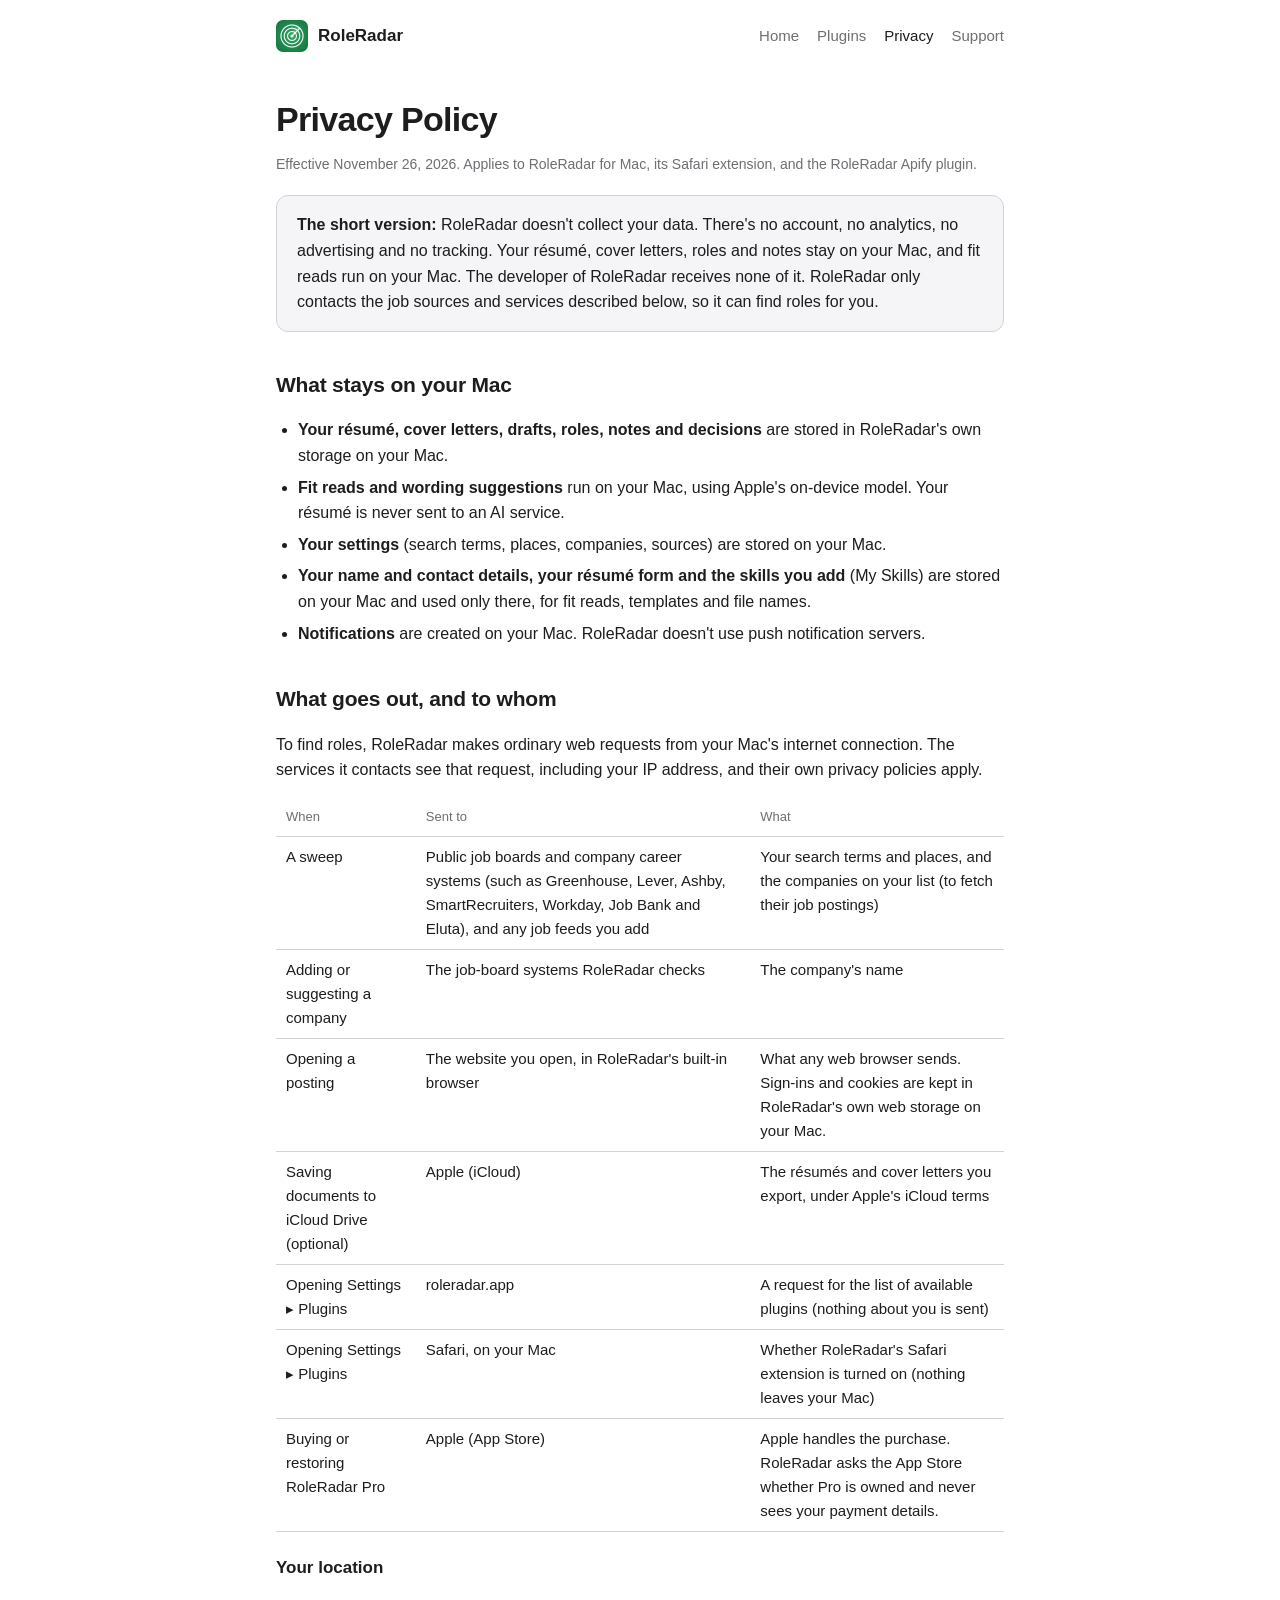
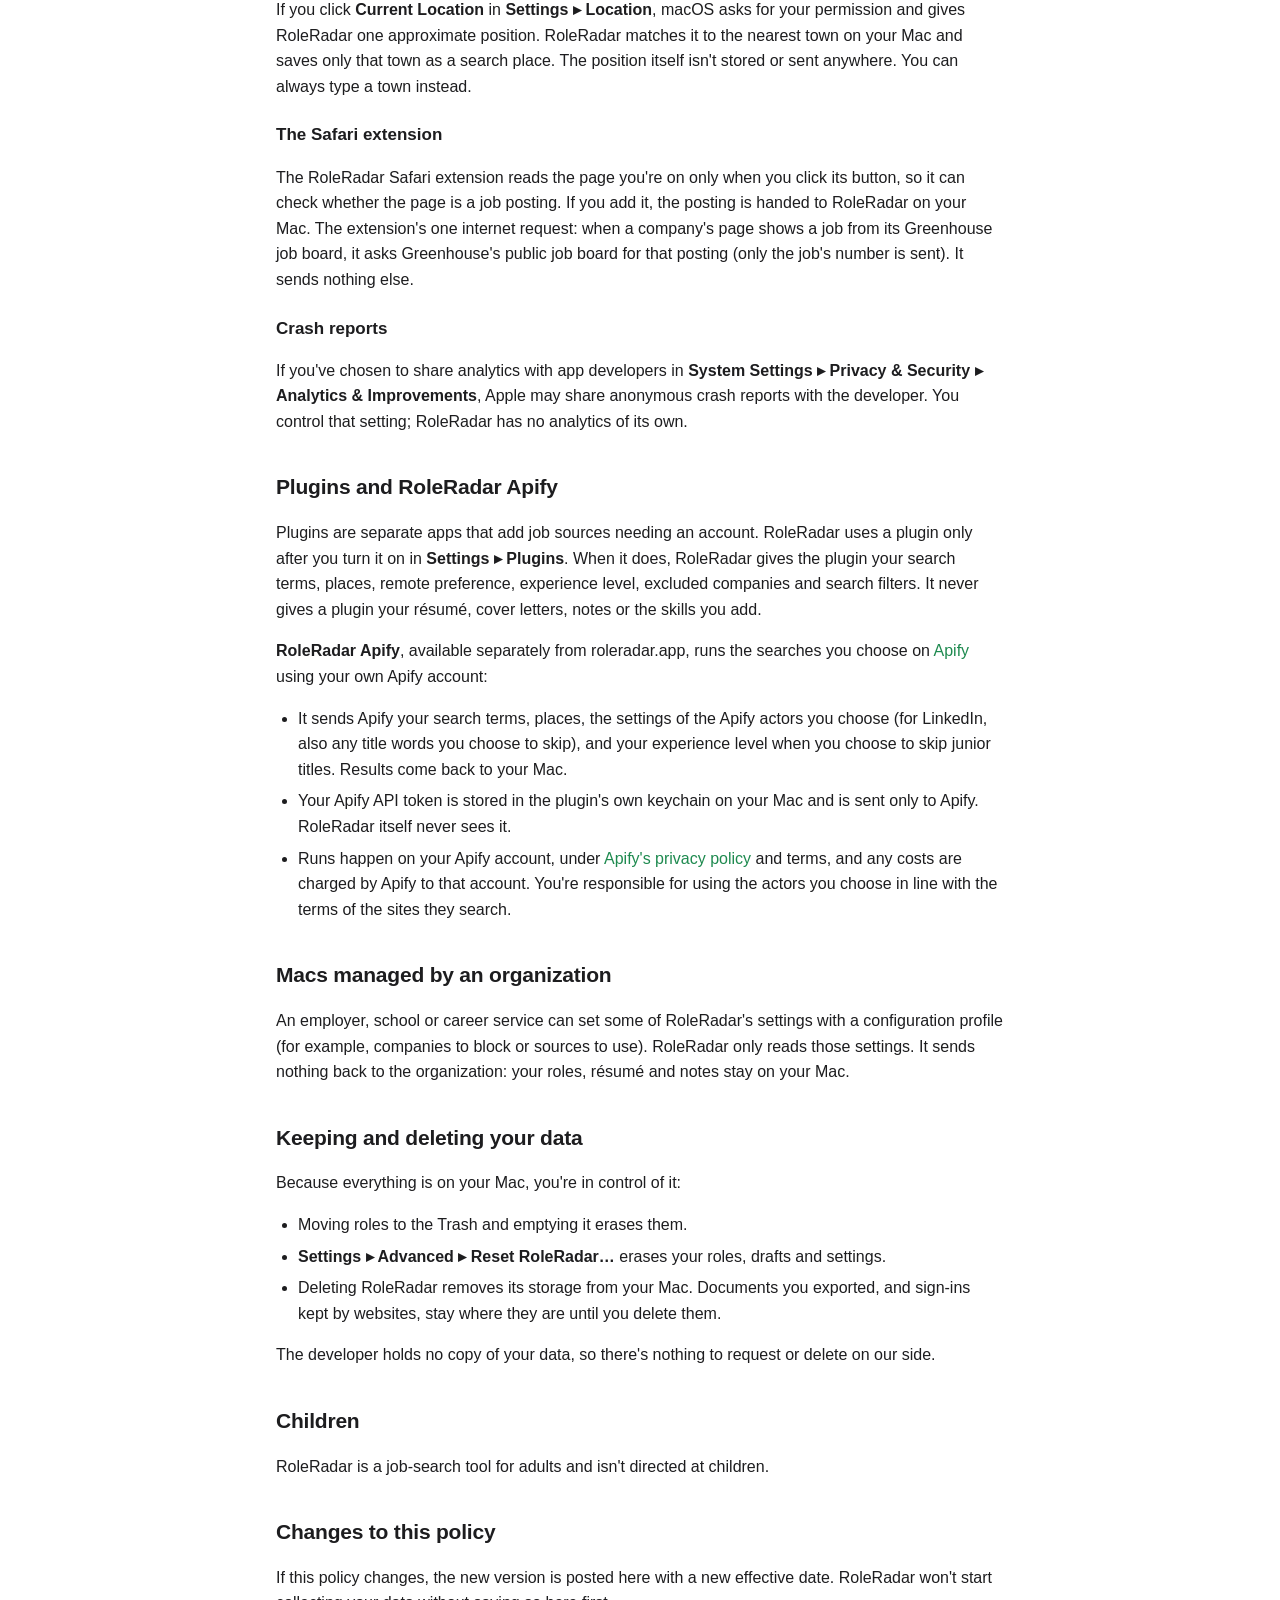
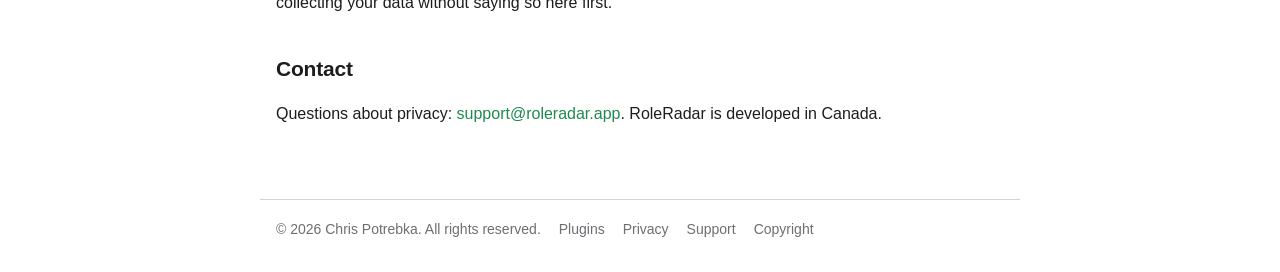
<file: privacy.html>
<!doctype html>
<html lang="en">
<head>
<meta charset="utf-8">
<meta name="viewport" content="width=device-width, initial-scale=1">
<title>Privacy Policy · RoleRadar</title>
<meta name="description" content="RoleRadar keeps your résumé and job search on your Mac. What stays there, what goes out, and to whom.">
<link rel="icon" href="icon.png">
<link rel="stylesheet" href="style.css">
</head>
<body>
<header class="site">
  <a class="brand" href="./"><img src="icon.png" alt="">RoleRadar</a>
  <nav><a href="./">Home</a><a href="plugins.html">Plugins</a><a href="privacy.html" aria-current="page">Privacy</a><a href="support.html">Support</a></nav>
</header>
<main>
<h1>Privacy Policy</h1>
<p class="meta">Effective November 26, 2026. Applies to RoleRadar for Mac, its Safari extension, and the RoleRadar Apify plugin.</p>

<div class="panel">
<p><b>The short version:</b> RoleRadar doesn't collect your data. There's no account, no analytics, no advertising and no tracking.
Your résumé, cover letters, roles and notes stay on your Mac, and fit reads run on your Mac. The developer of RoleRadar receives none of
it. RoleRadar only contacts the job sources and services described below, so it can find roles for you.</p>
</div>

<h2>What stays on your Mac</h2>
<ul>
<li><b>Your résumé, cover letters, drafts, roles, notes and decisions</b> are stored in RoleRadar's own storage on your Mac.</li>
<li><b>Fit reads and wording suggestions</b> run on your Mac, using Apple's on-device model. Your résumé is never sent to an AI service.</li>
<li><b>Your settings</b> (search terms, places, companies, sources) are stored on your Mac.</li>
<li><b>Your name and contact details, your résumé form and the skills you add</b> (My Skills) are stored on your Mac and used
only there, for fit reads, templates and file names.</li>
<li><b>Notifications</b> are created on your Mac. RoleRadar doesn't use push notification servers.</li>
</ul>

<h2>What goes out, and to whom</h2>
<p>To find roles, RoleRadar makes ordinary web requests from your Mac's internet connection. The services it contacts see that request,
including your IP address, and their own privacy policies apply.</p>
<table>
<tr><th>When</th><th>Sent to</th><th>What</th></tr>
<tr><td>A sweep</td>
    <td>Public job boards and company career systems (such as Greenhouse, Lever, Ashby, SmartRecruiters, Workday, Job Bank and Eluta),
        and any job feeds you add</td>
    <td>Your search terms and places, and the companies on your list (to fetch their job postings)</td></tr>
<tr><td>Adding or suggesting a company</td><td>The job-board systems RoleRadar checks</td><td>The company's name</td></tr>
<tr><td>Opening a posting</td><td>The website you open, in RoleRadar's built-in browser</td>
    <td>What any web browser sends. Sign-ins and cookies are kept in RoleRadar's own web storage on your Mac.</td></tr>
<tr><td>Saving documents to iCloud Drive (optional)</td><td>Apple (iCloud)</td><td>The résumés and cover letters you export, under Apple's iCloud terms</td></tr>
<tr><td>Opening Settings ▸ Plugins</td><td>roleradar.app</td><td>A request for the list of available plugins (nothing about you is sent)</td></tr>
<tr><td>Opening Settings ▸ Plugins</td><td>Safari, on your Mac</td><td>Whether RoleRadar's Safari extension is turned on (nothing leaves your Mac)</td></tr>
<tr><td>Buying or restoring RoleRadar Pro</td><td>Apple (App Store)</td>
    <td>Apple handles the purchase. RoleRadar asks the App Store whether Pro is owned and never sees your payment details.</td></tr>
</table>

<h3>Your location</h3>
<p>If you click <b>Current Location</b> in <b>Settings ▸ Location</b>, macOS asks for your permission and gives RoleRadar one approximate position.
RoleRadar matches it to the nearest town on your Mac and saves only that town as a search place. The position itself isn't stored or sent anywhere.
You can always type a town instead.</p>

<h3>The Safari extension</h3>
<p>The RoleRadar Safari extension reads the page you're on only when you click its button, so it can check whether the page is a job
posting. If you add it, the posting is handed to RoleRadar on your Mac. The extension's one internet request: when a company's page shows a
job from its Greenhouse job board, it asks Greenhouse's public job board for that posting (only the job's number is sent). It sends nothing else.</p>

<h3>Crash reports</h3>
<p>If you've chosen to share analytics with app developers in <b>System Settings ▸ Privacy &amp; Security ▸ Analytics &amp; Improvements</b>,
Apple may share anonymous crash reports with the developer. You control that setting; RoleRadar has no analytics of its own.</p>

<h2>Plugins and RoleRadar Apify</h2>
<p>Plugins are separate apps that add job sources needing an account. RoleRadar uses a plugin only after you turn it on in
<b>Settings ▸ Plugins</b>. When it does, RoleRadar gives the plugin your search terms, places, remote preference, experience level,
excluded companies and search filters. It never gives a plugin your résumé, cover letters, notes or the skills you add.</p>
<p><b>RoleRadar Apify</b>, available separately from roleradar.app, runs the searches you choose on
<a href="https://apify.com">Apify</a> using your own Apify account:</p>
<ul>
<li>It sends Apify your search terms, places, the settings of the Apify actors you choose (for LinkedIn, also any title words you
choose to skip), and your experience level when you choose to skip junior titles. Results come back to your Mac.</li>
<li>Your Apify API token is stored in the plugin's own keychain on your Mac and is sent only to Apify. RoleRadar itself never sees it.</li>
<li>Runs happen on your Apify account, under <a href="https://apify.com/privacy-policy">Apify's privacy policy</a> and terms, and
any costs are charged by Apify to that account. You're responsible for using the actors you choose in line with the terms of the sites they search.</li>
</ul>

<h2>Macs managed by an organization</h2>
<p>An employer, school or career service can set some of RoleRadar's settings with a configuration profile (for example, companies to
block or sources to use). RoleRadar only reads those settings. It sends nothing back to the organization: your roles, résumé and notes
stay on your Mac.</p>

<h2>Keeping and deleting your data</h2>
<p>Because everything is on your Mac, you're in control of it:</p>
<ul>
<li>Moving roles to the Trash and emptying it erases them.</li>
<li><b>Settings ▸ Advanced ▸ Reset RoleRadar…</b> erases your roles, drafts and settings.</li>
<li>Deleting RoleRadar removes its storage from your Mac. Documents you exported, and sign-ins kept by websites, stay where they are
until you delete them.</li>
</ul>
<p>The developer holds no copy of your data, so there's nothing to request or delete on our side.</p>

<h2>Children</h2>
<p>RoleRadar is a job-search tool for adults and isn't directed at children.</p>

<h2>Changes to this policy</h2>
<p>If this policy changes, the new version is posted here with a new effective date. RoleRadar won't start collecting your data
without saying so here first.</p>

<h2>Contact</h2>
<p>Questions about privacy: <a href="mailto:support@roleradar.app">support@roleradar.app</a>. RoleRadar is developed in Canada.</p>
</main>
<footer class="site">
  <span>© 2026 Chris Potrebka. All rights reserved.</span><a href="plugins.html">Plugins</a><a href="privacy.html">Privacy</a><a href="support.html">Support</a><a href="copyright.html">Copyright</a>
</footer>
</body>
</html>
</file>
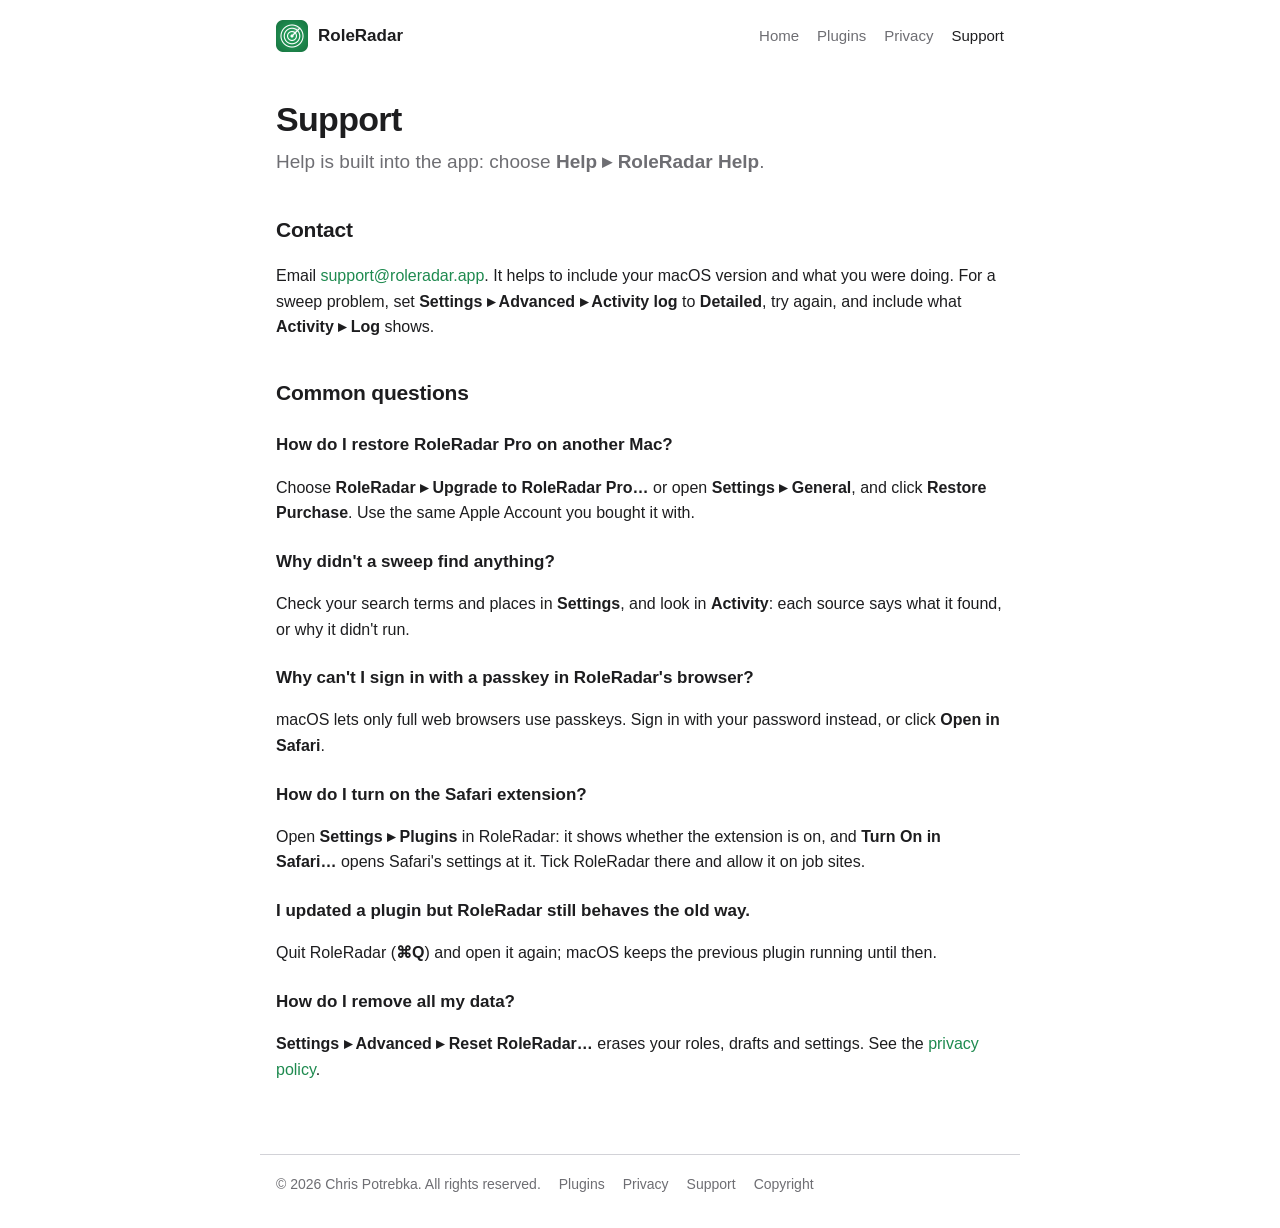
<file: support.html>
<!doctype html>
<html lang="en">
<head>
<meta charset="utf-8">
<meta name="viewport" content="width=device-width, initial-scale=1">
<title>Support · RoleRadar</title>
<meta name="description" content="Get help with RoleRadar for Mac.">
<link rel="icon" href="icon.png">
<link rel="stylesheet" href="style.css">
</head>
<body>
<header class="site">
  <a class="brand" href="./"><img src="icon.png" alt="">RoleRadar</a>
  <nav><a href="./">Home</a><a href="plugins.html">Plugins</a><a href="privacy.html">Privacy</a><a href="support.html" aria-current="page">Support</a></nav>
</header>
<main>
<h1>Support</h1>
<p class="lede">Help is built into the app: choose <b>Help ▸ RoleRadar Help</b>.</p>

<h2>Contact</h2>
<p>Email <a href="mailto:support@roleradar.app">support@roleradar.app</a>. It helps to include your macOS version and what you were
doing. For a sweep problem, set <b>Settings ▸ Advanced ▸ Activity log</b> to <b>Detailed</b>, try again, and include what
<b>Activity ▸ Log</b> shows.</p>

<h2>Common questions</h2>
<h3>How do I restore RoleRadar Pro on another Mac?</h3>
<p>Choose <b>RoleRadar ▸ Upgrade to RoleRadar Pro…</b> or open <b>Settings ▸ General</b>, and click <b>Restore Purchase</b>. Use the
same Apple Account you bought it with.</p>
<h3>Why didn't a sweep find anything?</h3>
<p>Check your search terms and places in <b>Settings</b>, and look in <b>Activity</b>: each source says what it found, or why it
didn't run.</p>
<h3>Why can't I sign in with a passkey in RoleRadar's browser?</h3>
<p>macOS lets only full web browsers use passkeys. Sign in with your password instead, or click <b>Open in Safari</b>.</p>
<h3>How do I turn on the Safari extension?</h3>
<p>Open <b>Settings ▸ Plugins</b> in RoleRadar: it shows whether the extension is on, and <b>Turn On in Safari…</b> opens Safari's
settings at it. Tick RoleRadar there and allow it on job sites.</p>
<h3>I updated a plugin but RoleRadar still behaves the old way.</h3>
<p>Quit RoleRadar (<b>⌘Q</b>) and open it again; macOS keeps the previous plugin running until then.</p>
<h3>How do I remove all my data?</h3>
<p><b>Settings ▸ Advanced ▸ Reset RoleRadar…</b> erases your roles, drafts and settings. See the <a href="privacy.html">privacy policy</a>.</p>
</main>
<footer class="site">
  <span>© 2026 Chris Potrebka. All rights reserved.</span><a href="plugins.html">Plugins</a><a href="privacy.html">Privacy</a><a href="support.html">Support</a><a href="copyright.html">Copyright</a>
</footer>
</body>
</html>
</file>
<file: style.css>
:root {
  color-scheme: light dark;
  --fg: #1d1d1f; --muted: #6e6e73; --bg: #ffffff; --panel: #f5f5f7; --line: #d2d2d7; --accent: #1E8A4F;
}
@media (prefers-color-scheme: dark) {
  :root { --fg: #f5f5f7; --muted: #a1a1a6; --bg: #161617; --panel: #1f1f21; --line: #3a3a3c; --accent: #3cc47c; }
}
* { box-sizing: border-box; }
body {
  margin: 0; background: var(--bg); color: var(--fg);
  font: 16px/1.6 -apple-system, BlinkMacSystemFont, "Helvetica Neue", Helvetica, Arial, sans-serif;
  -webkit-font-smoothing: antialiased;
}
a { color: var(--accent); text-decoration: none; }
a:hover { text-decoration: underline; }
header.site, main, footer.site { max-width: 760px; margin: 0 auto; padding: 0 16px; }
header.site { display: flex; align-items: center; justify-content: space-between; gap: 16px; padding-top: 20px; padding-bottom: 20px; }
header.site .brand { display: flex; align-items: center; gap: 10px; color: var(--fg); font-weight: 600; font-size: 17px; }
header.site .brand img { width: 32px; height: 32px; }
header.site nav { display: flex; gap: 18px; font-size: 15px; }
header.site nav a { color: var(--muted); }
header.site nav a[aria-current="page"] { color: var(--fg); }
main { padding-bottom: 56px; }
h1 { font-size: 34px; line-height: 1.15; letter-spacing: -0.02em; margin: 28px 0 8px; }
h2 { font-size: 21px; letter-spacing: -0.01em; margin: 36px 0 8px; }
h3 { font-size: 17px; margin: 22px 0 4px; }
p.lede { font-size: 19px; color: var(--muted); margin-top: 0; }
p.meta { color: var(--muted); font-size: 14px; }
.panel { background: var(--panel); border: 1px solid var(--line); border-radius: 12px; padding: 16px 20px; margin: 20px 0; }
.panel p:first-child, .panel ul:first-child { margin-top: 0; } .panel p:last-child, .panel ul:last-child { margin-bottom: 0; }
ul { padding-left: 22px; } li { margin: 6px 0; }
table { width: 100%; border-collapse: collapse; margin: 12px 0; font-size: 15px; }
th, td { text-align: left; vertical-align: top; padding: 8px 10px; border-bottom: 1px solid var(--line); }
th { color: var(--muted); font-weight: 500; font-size: 13px; }
.hero { display: flex; gap: 28px; align-items: center; margin-top: 36px; }
.hero img { width: 112px; height: 112px; flex: none; }
.hero h1 { margin-top: 0; }
.features { display: grid; grid-template-columns: repeat(auto-fit, minmax(210px, 1fr)); gap: 14px; margin: 28px 0; }
.features div { background: var(--panel); border: 1px solid var(--line); border-radius: 12px; padding: 14px 16px; }
.features h3 { margin: 0 0 4px; }
.features p { margin: 0; color: var(--muted); font-size: 15px; }
.badge { display: inline-block; border: 1px solid var(--line); border-radius: 999px; padding: 4px 12px; font-size: 14px; color: var(--muted); }
footer.site { border-top: 1px solid var(--line); padding-top: 18px; padding-bottom: 32px; color: var(--muted); font-size: 14px; display: flex; gap: 18px; flex-wrap: wrap; }
footer.site a { color: var(--muted); }
@media (max-width: 560px) {
  h1 { font-size: 28px; }
  .hero { flex-direction: column; align-items: flex-start; gap: 16px; }
  .hero img { width: 84px; height: 84px; }
  header.site nav { gap: 12px; font-size: 14px; }
}
</file>
